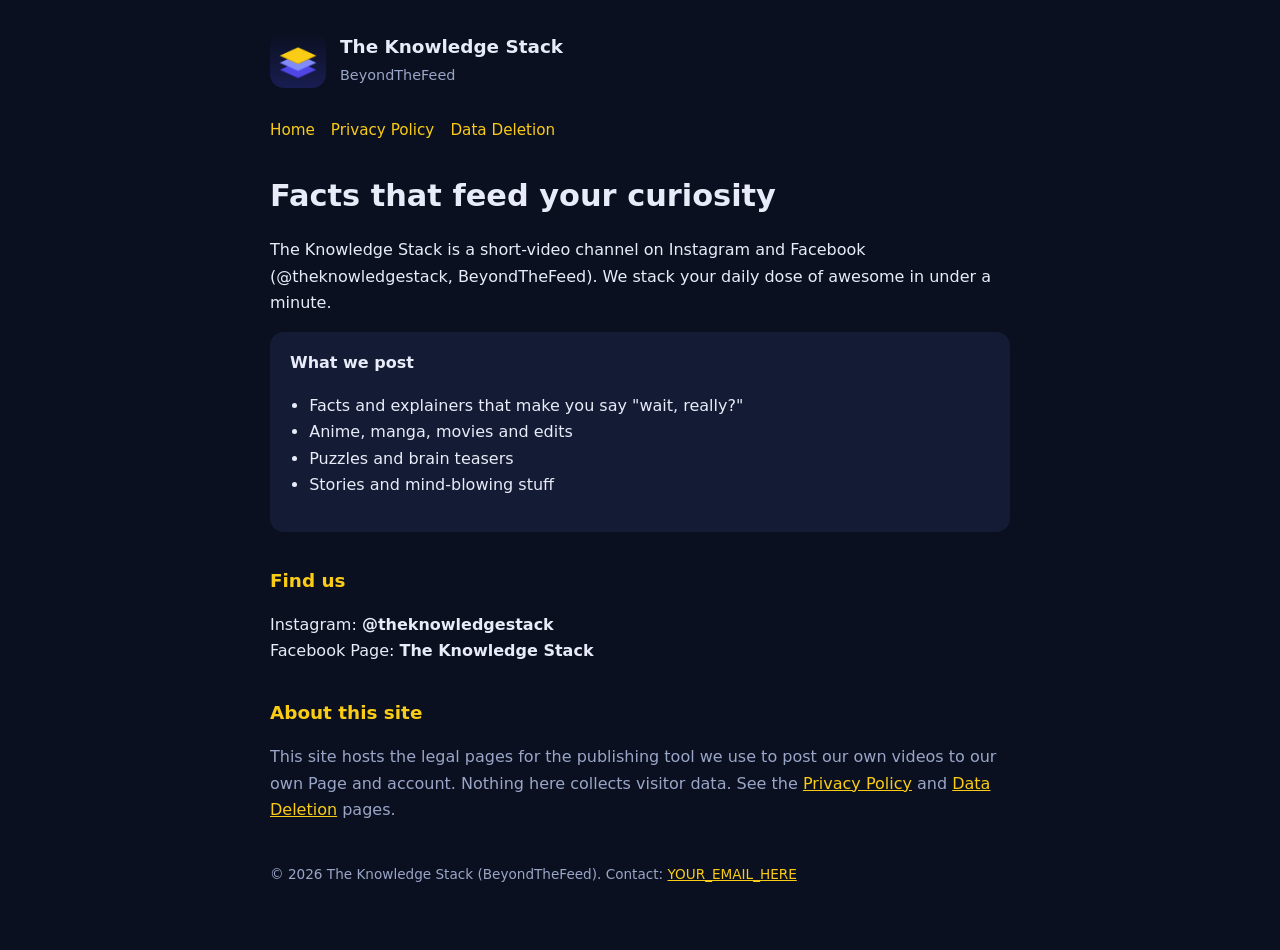
<file: index.html>
<!doctype html><html lang="en"><head><meta charset="utf-8"><meta name="viewport" content="width=device-width,initial-scale=1"><link rel="icon" href="icon.png"><link rel="stylesheet" href="style.css"><title>The Knowledge Stack | BeyondTheFeed</title>
<meta name="description" content="Facts that feed your curiosity. Anime, manga, movies, puzzles, stories and mind-blowing stuff, in short videos."></head>
<body><div class="wrap"><header class="site"><img src="icon.png" alt="The Knowledge Stack logo"><div><b>The Knowledge Stack</b><span>BeyondTheFeed</span></div></header>
<nav><a href="index.html">Home</a><a href="privacy.html">Privacy Policy</a><a href="data-deletion.html">Data Deletion</a></nav>
<h1>Facts that feed your curiosity</h1>
<p>The Knowledge Stack is a short-video channel on Instagram and Facebook (@theknowledgestack, BeyondTheFeed). We stack your daily dose of awesome in under a minute.</p>
<div class="card"><b>What we post</b>
<ul><li>Facts and explainers that make you say "wait, really?"</li>
<li>Anime, manga, movies and edits</li>
<li>Puzzles and brain teasers</li>
<li>Stories and mind-blowing stuff</li></ul></div>
<h2>Find us</h2>
<p>Instagram: <strong>@theknowledgestack</strong><br>Facebook Page: <strong>The Knowledge Stack</strong></p>
<h2>About this site</h2>
<p class="muted">This site hosts the legal pages for the publishing tool we use to post our own videos to our own Page and account. Nothing here collects visitor data. See the <a href="privacy.html">Privacy Policy</a> and <a href="data-deletion.html">Data Deletion</a> pages.</p>
<footer>&copy; 2026 The Knowledge Stack (BeyondTheFeed). Contact: <a href="mailto:YOUR_EMAIL_HERE">YOUR_EMAIL_HERE</a></footer></div></body></html>
</file>
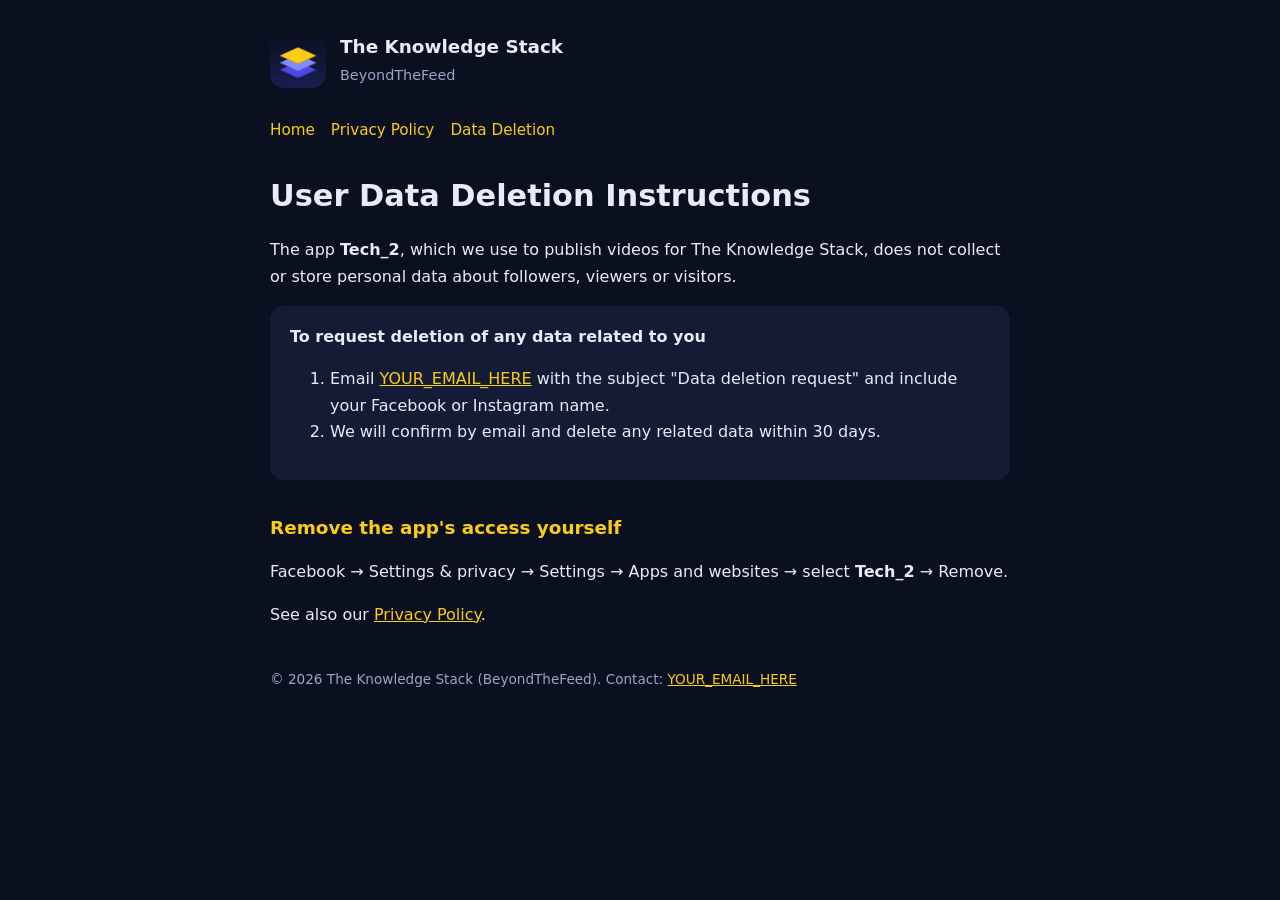
<file: data-deletion.html>
<!doctype html><html lang="en"><head><meta charset="utf-8"><meta name="viewport" content="width=device-width,initial-scale=1"><link rel="icon" href="icon.png"><link rel="stylesheet" href="style.css"><title>Data Deletion | The Knowledge Stack</title></head>
<body><div class="wrap"><header class="site"><img src="icon.png" alt="The Knowledge Stack logo"><div><b>The Knowledge Stack</b><span>BeyondTheFeed</span></div></header>
<nav><a href="index.html">Home</a><a href="privacy.html">Privacy Policy</a><a href="data-deletion.html">Data Deletion</a></nav>
<h1>User Data Deletion Instructions</h1>
<p>The app <strong>Tech_2</strong>, which we use to publish videos for The Knowledge Stack, does not collect or store personal data about followers, viewers or visitors.</p>
<div class="card"><b>To request deletion of any data related to you</b>
<ol>
<li>Email <a href="mailto:YOUR_EMAIL_HERE">YOUR_EMAIL_HERE</a> with the subject "Data deletion request" and include your Facebook or Instagram name.</li>
<li>We will confirm by email and delete any related data within 30 days.</li></ol></div>
<h2>Remove the app's access yourself</h2>
<p>Facebook &rarr; Settings &amp; privacy &rarr; Settings &rarr; Apps and websites &rarr; select <strong>Tech_2</strong> &rarr; Remove.</p>
<p>See also our <a href="privacy.html">Privacy Policy</a>.</p>
<footer>&copy; 2026 The Knowledge Stack (BeyondTheFeed). Contact: <a href="mailto:YOUR_EMAIL_HERE">YOUR_EMAIL_HERE</a></footer></div></body></html>
</file>
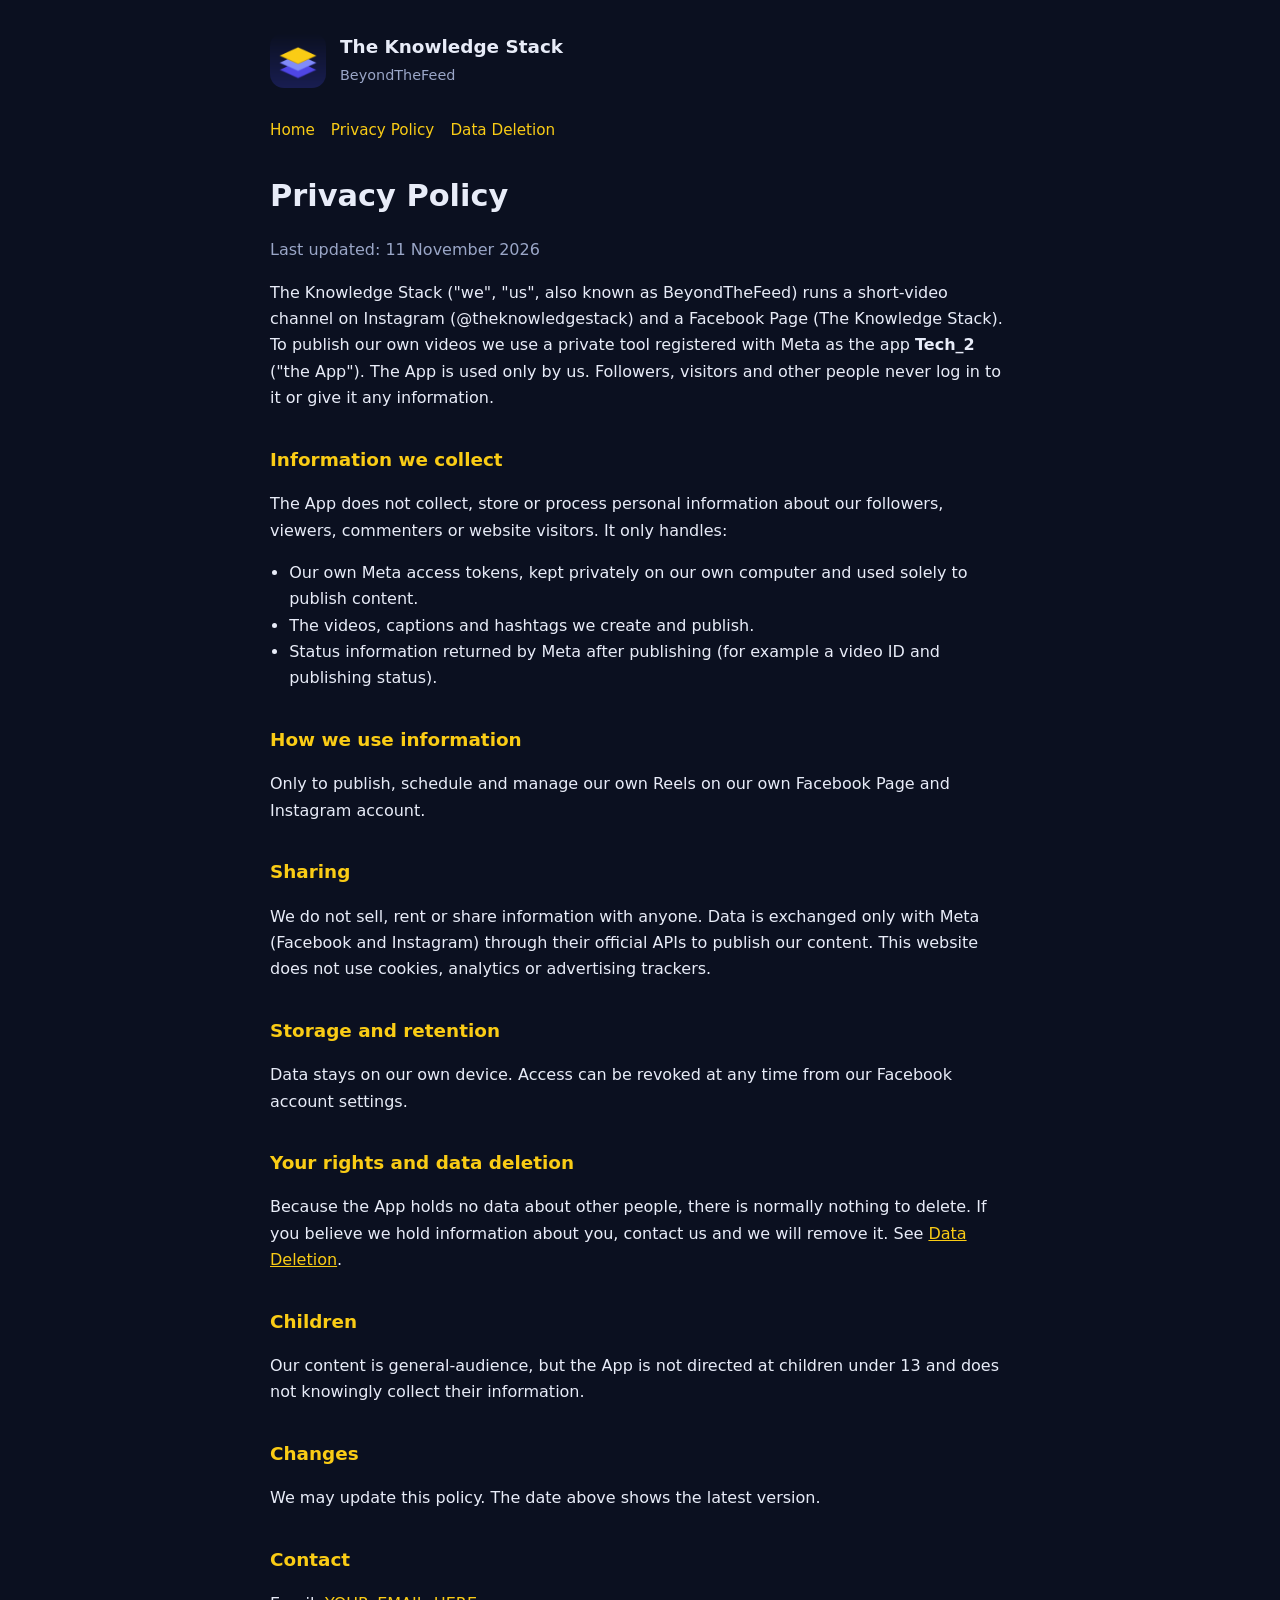
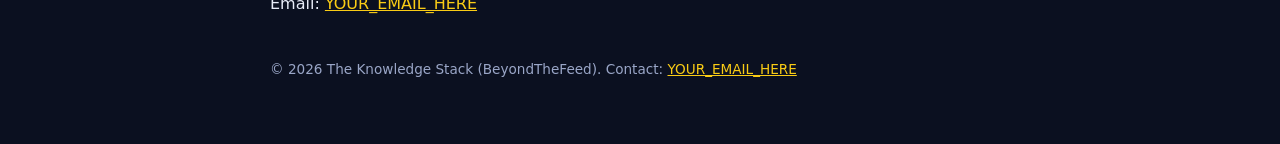
<file: privacy.html>
<!doctype html><html lang="en"><head><meta charset="utf-8"><meta name="viewport" content="width=device-width,initial-scale=1"><link rel="icon" href="icon.png"><link rel="stylesheet" href="style.css"><title>Privacy Policy | The Knowledge Stack</title></head>
<body><div class="wrap"><header class="site"><img src="icon.png" alt="The Knowledge Stack logo"><div><b>The Knowledge Stack</b><span>BeyondTheFeed</span></div></header>
<nav><a href="index.html">Home</a><a href="privacy.html">Privacy Policy</a><a href="data-deletion.html">Data Deletion</a></nav>
<h1>Privacy Policy</h1>
<p class="muted">Last updated: 11 November 2026</p>
<p>The Knowledge Stack ("we", "us", also known as BeyondTheFeed) runs a short-video channel on Instagram (@theknowledgestack) and a Facebook Page (The Knowledge Stack). To publish our own videos we use a private tool registered with Meta as the app <strong>Tech_2</strong> ("the App"). The App is used only by us. Followers, visitors and other people never log in to it or give it any information.</p>

<h2>Information we collect</h2>
<p>The App does not collect, store or process personal information about our followers, viewers, commenters or website visitors. It only handles:</p>
<ul>
<li>Our own Meta access tokens, kept privately on our own computer and used solely to publish content.</li>
<li>The videos, captions and hashtags we create and publish.</li>
<li>Status information returned by Meta after publishing (for example a video ID and publishing status).</li>
</ul>

<h2>How we use information</h2>
<p>Only to publish, schedule and manage our own Reels on our own Facebook Page and Instagram account.</p>

<h2>Sharing</h2>
<p>We do not sell, rent or share information with anyone. Data is exchanged only with Meta (Facebook and Instagram) through their official APIs to publish our content. This website does not use cookies, analytics or advertising trackers.</p>

<h2>Storage and retention</h2>
<p>Data stays on our own device. Access can be revoked at any time from our Facebook account settings.</p>

<h2>Your rights and data deletion</h2>
<p>Because the App holds no data about other people, there is normally nothing to delete. If you believe we hold information about you, contact us and we will remove it. See <a href="data-deletion.html">Data Deletion</a>.</p>

<h2>Children</h2>
<p>Our content is general-audience, but the App is not directed at children under 13 and does not knowingly collect their information.</p>

<h2>Changes</h2>
<p>We may update this policy. The date above shows the latest version.</p>

<h2>Contact</h2>
<p>Email: <a href="mailto:YOUR_EMAIL_HERE">YOUR_EMAIL_HERE</a></p>
<footer>&copy; 2026 The Knowledge Stack (BeyondTheFeed). Contact: <a href="mailto:YOUR_EMAIL_HERE">YOUR_EMAIL_HERE</a></footer></div></body></html>
</file>
<file: style.css>
:root{--bg:#0b1020;--card:#141b34;--text:#e8ecf8;--muted:#9aa6c7;--accent:#facc15;--accent2:#6366f1}
*{box-sizing:border-box}
body{margin:0;background:var(--bg);color:var(--text);font-family:system-ui,-apple-system,Segoe UI,Arial,sans-serif;line-height:1.65}
.wrap{max-width:780px;margin:0 auto;padding:32px 20px 64px}
header.site{display:flex;align-items:center;gap:14px;margin-bottom:28px}
header.site img{width:56px;height:56px;border-radius:14px}
header.site b{font-size:1.15rem;display:block}
header.site span{color:var(--muted);font-size:.9rem}
nav a{color:var(--accent);text-decoration:none;margin-right:16px;font-size:.95rem}
nav{margin-bottom:28px}
h1{font-size:1.9rem;margin:.2em 0 .4em}
h2{font-size:1.15rem;margin-top:1.8em;color:var(--accent)}
a{color:var(--accent)}
.card{background:var(--card);border-radius:14px;padding:18px 20px;margin:16px 0}
.muted{color:var(--muted)}
ul{padding-left:1.2em}
footer{margin-top:40px;color:var(--muted);font-size:.85rem}
</file>
